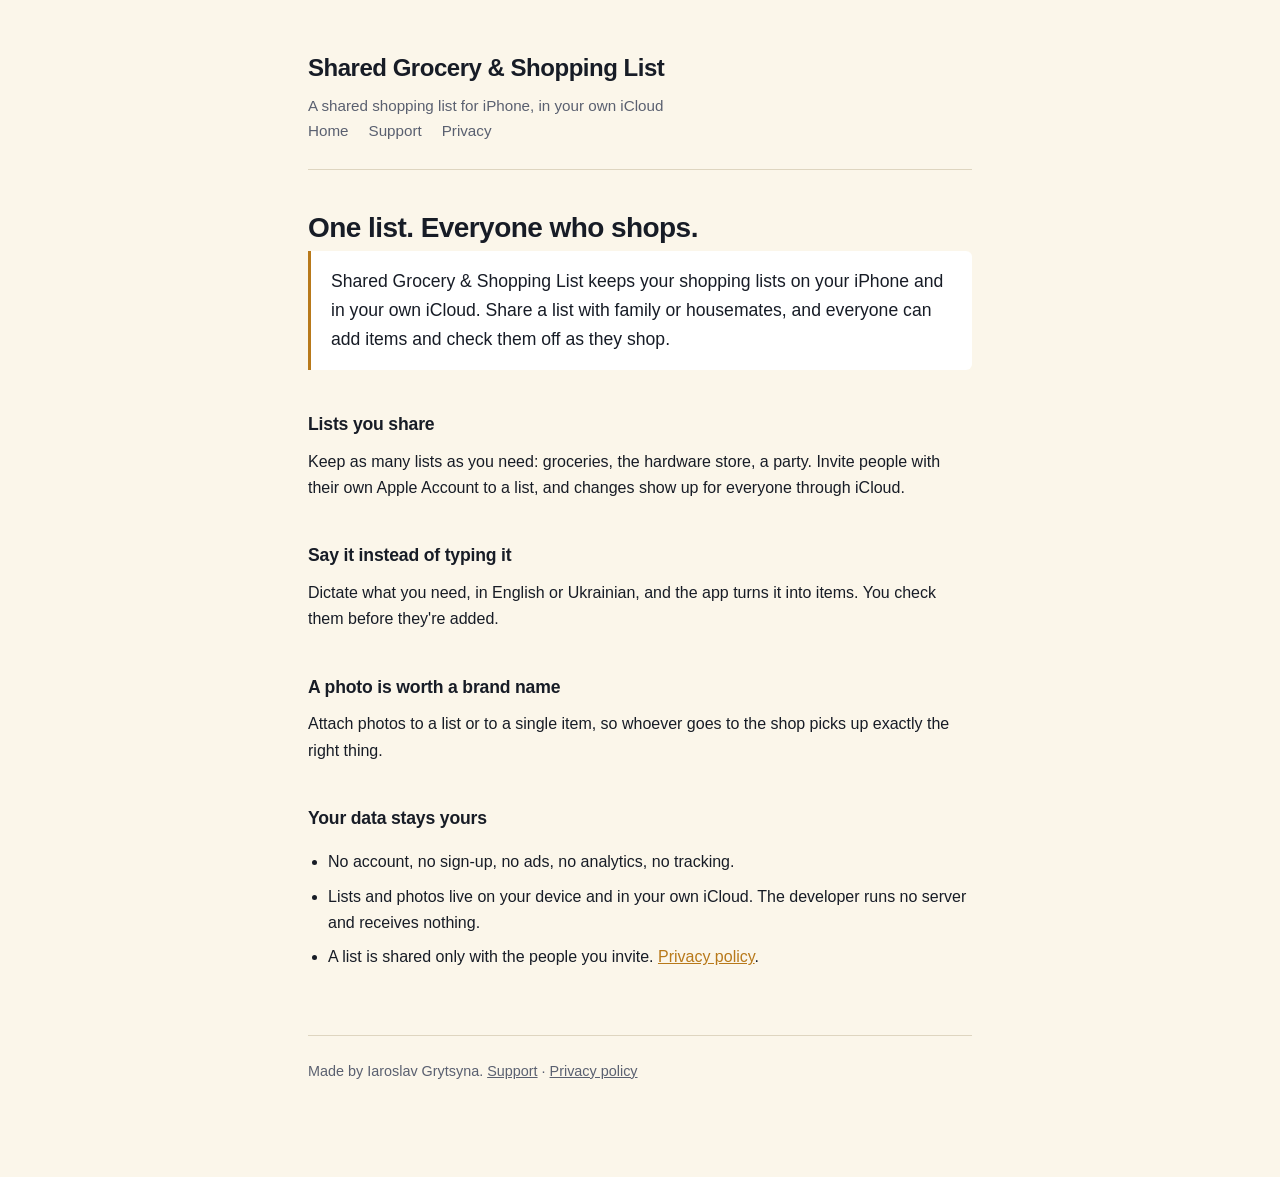
<file: index.html>
<!doctype html>
<html lang="en">
<head>
<meta charset="utf-8">
<meta name="viewport" content="width=device-width, initial-scale=1">
<title>Shared Grocery &amp; Shopping List — a shared shopping list for iPhone</title>
<meta name="description" content="Shared Grocery &amp; Shopping List is a shared shopping list for iPhone: several lists, shared with family through iCloud, photos on lists and items, and adding items by voice.">
<link rel="stylesheet" href="style.css">
</head>
<body>
<div class="wrap">

<header>
  <p class="name"><a href="index.html">Shared Grocery &amp; Shopping List</a></p>
  <p class="tag">A shared shopping list for iPhone, in your own iCloud</p>
  <nav><a href="index.html">Home</a><a href="support.html">Support</a><a href="privacy.html">Privacy</a></nav>
</header>

<h1>One list. Everyone who shops.</h1>

<div class="lede">
  <p>Shared Grocery &amp; Shopping List keeps your shopping lists on your iPhone and in your own
  iCloud. Share a list with family or housemates, and everyone can add items
  and check them off as they shop.</p>
</div>

<h2>Lists you share</h2>
<p>Keep as many lists as you need: groceries, the hardware store, a party.
Invite people with their own Apple Account to a list, and changes show up
for everyone through iCloud.</p>

<h2>Say it instead of typing it</h2>
<p>Dictate what you need, in English or Ukrainian, and the app turns it into
items. You check them before they're added.</p>

<h2>A photo is worth a brand name</h2>
<p>Attach photos to a list or to a single item, so whoever goes to the shop
picks up exactly the right thing.</p>

<h2>Your data stays yours</h2>
<ul>
  <li>No account, no sign-up, no ads, no analytics, no tracking.</li>
  <li>Lists and photos live on your device and in your own iCloud. The
  developer runs no server and receives nothing.</li>
  <li>A list is shared only with the people you invite. <a href="privacy.html">Privacy policy</a>.</li>
</ul>

<footer>
  <p>Made by Iaroslav Grytsyna. <a href="support.html">Support</a> ·
  <a href="privacy.html">Privacy policy</a></p>
</footer>

</div>
</body>
</html>
</file>
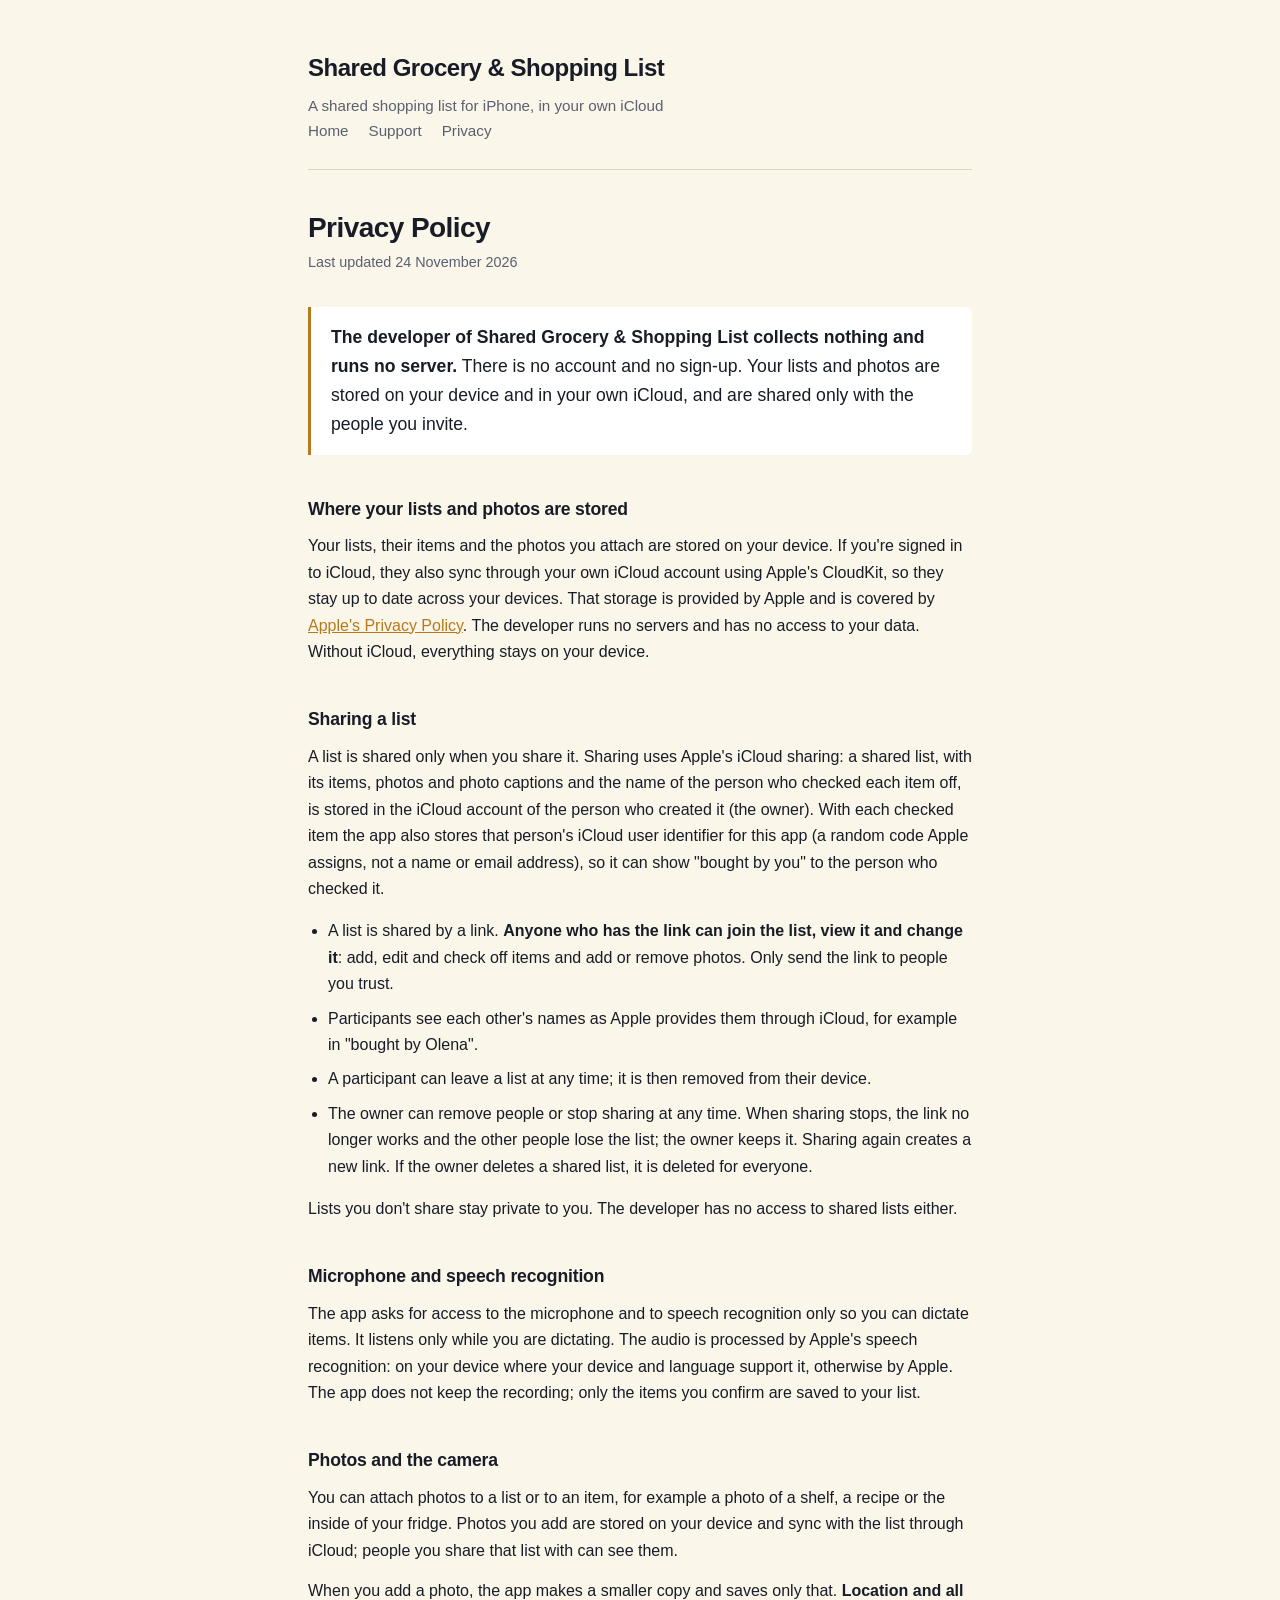
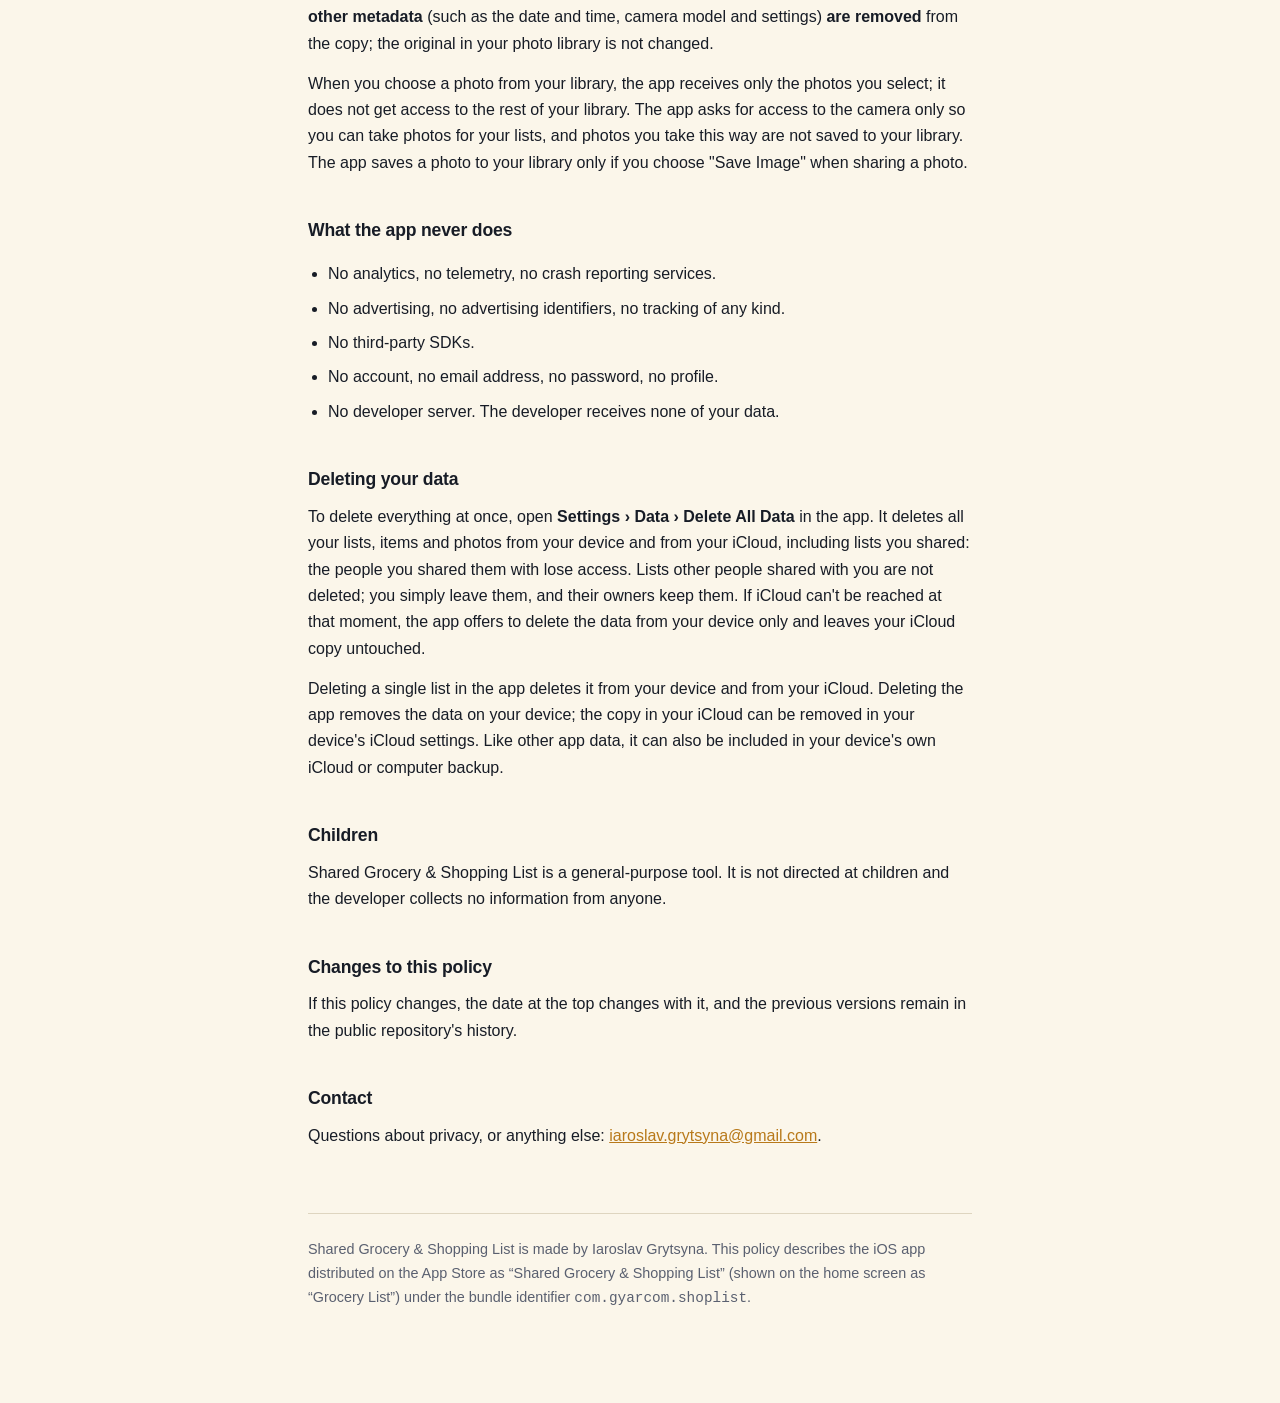
<file: privacy.html>
<!doctype html>
<html lang="en">
<head>
<meta charset="utf-8">
<meta name="viewport" content="width=device-width, initial-scale=1">
<title>Privacy Policy — Shared Grocery &amp; Shopping List</title>
<meta name="description" content="Shared Grocery &amp; Shopping List collects nothing and runs no server. Your lists and photos are stored on your device and in your own iCloud, and shared only with people you invite.">
<link rel="stylesheet" href="style.css">
</head>
<body>
<div class="wrap">

<header>
  <p class="name"><a href="index.html">Shared Grocery &amp; Shopping List</a></p>
  <p class="tag">A shared shopping list for iPhone, in your own iCloud</p>
  <nav><a href="index.html">Home</a><a href="support.html">Support</a><a href="privacy.html">Privacy</a></nav>
</header>

<h1>Privacy Policy</h1>
<p class="updated">Last updated 24 November 2026</p>

<div class="lede">
  <p><strong>The developer of Shared Grocery &amp; Shopping List collects nothing and runs no
  server.</strong> There is no account and no sign-up. Your lists and photos
  are stored on your device and in your own iCloud, and are shared only with
  the people you invite.</p>
</div>

<h2>Where your lists and photos are stored</h2>
<p>Your lists, their items and the photos you attach are stored on your
device. If you're signed in to iCloud, they also sync through your own iCloud
account using Apple's CloudKit, so they stay up to date across your devices.
That storage is provided by Apple and is covered by
<a href="https://www.apple.com/legal/privacy/">Apple's Privacy Policy</a>.
The developer runs no servers and has no access to your data. Without
iCloud, everything stays on your device.</p>

<h2>Sharing a list</h2>
<p>A list is shared only when you share it. Sharing uses Apple's iCloud
sharing: a shared list, with its items, photos and photo captions and the
name of the person who checked each item off, is stored in the iCloud
account of the person who created it (the owner). With each checked item the
app also stores that person's iCloud user identifier for this app (a random
code Apple assigns, not a name or email address), so it can show "bought by
you" to the person who checked it.</p>
<ul>
  <li>A list is shared by a link. <strong>Anyone who has the link can join the
  list, view it and change it</strong>: add, edit and check off items and add
  or remove photos. Only send the link to people you trust.</li>
  <li>Participants see each other's names as Apple provides them through
  iCloud, for example in "bought by Olena".</li>
  <li>A participant can leave a list at any time; it is then removed from
  their device.</li>
  <li>The owner can remove people or stop sharing at any time. When sharing
  stops, the link no longer works and the other people lose the list; the
  owner keeps it. Sharing again creates a new link. If the owner deletes a
  shared list, it is deleted for everyone.</li>
</ul>
<p>Lists you don't share stay private to you. The developer has no access
to shared lists either.</p>

<h2>Microphone and speech recognition</h2>
<p>The app asks for access to the microphone and to speech recognition only
so you can dictate items. It listens only while you are dictating. The audio
is processed by Apple's speech recognition: on your device where your device
and language support it, otherwise by Apple. The app does not keep the
recording; only the items you confirm are saved to your list.</p>

<h2>Photos and the camera</h2>
<p>You can attach photos to a list or to an item, for example a photo of a
shelf, a recipe or the inside of your fridge. Photos you add are stored on
your device and sync with the list through iCloud; people you share that list
with can see them.</p>
<p>When you add a photo, the app makes a smaller copy and saves only that.
<strong>Location and all other metadata</strong> (such as the date and time,
camera model and settings) <strong>are removed</strong> from the copy; the
original in your photo library is not changed.</p>
<p>When you choose a photo from your library, the app receives only the
photos you select; it does not get access to the rest of your library. The
app asks for access to the camera only so you can take photos for your
lists, and photos you take this way are not saved to your library. The app
saves a photo to your library only if you choose "Save Image" when sharing a
photo.</p>

<h2>What the app never does</h2>
<ul>
  <li>No analytics, no telemetry, no crash reporting services.</li>
  <li>No advertising, no advertising identifiers, no tracking of any kind.</li>
  <li>No third-party SDKs.</li>
  <li>No account, no email address, no password, no profile.</li>
  <li>No developer server. The developer receives none of your data.</li>
</ul>

<h2>Deleting your data</h2>
<p>To delete everything at once, open <strong>Settings › Data › Delete All
Data</strong> in the app. It deletes all your lists, items and photos from
your device and from your iCloud, including lists you shared: the people you
shared them with lose access. Lists other people shared with you are not
deleted; you simply leave them, and their owners keep them. If iCloud can't
be reached at that moment, the app offers to delete the data from your device
only and leaves your iCloud copy untouched.</p>
<p>Deleting a single list in the app deletes it from your device and from your
iCloud. Deleting the app removes the data on your device; the copy in your
iCloud can be removed in your device's iCloud settings. Like other app data,
it can also be included in your device's own iCloud or computer backup.</p>

<h2>Children</h2>
<p>Shared Grocery &amp; Shopping List is a general-purpose tool. It is not directed at children
and the developer collects no information from anyone.</p>

<h2>Changes to this policy</h2>
<p>If this policy changes, the date at the top changes with it, and the
previous versions remain in the public repository's history.</p>

<h2>Contact</h2>
<p>Questions about privacy, or anything else:
<a href="mailto:iaroslav.grytsyna@gmail.com">iaroslav.grytsyna@gmail.com</a>.</p>

<footer>
  <p>Shared Grocery &amp; Shopping List is made by Iaroslav Grytsyna. This policy describes the iOS
  app distributed on the App Store as “Shared Grocery &amp; Shopping List” (shown on the home screen as “Grocery List”) under
  the bundle identifier <code>com.gyarcom.shoplist</code>.</p>
</footer>

</div>
</body>
</html>
</file>
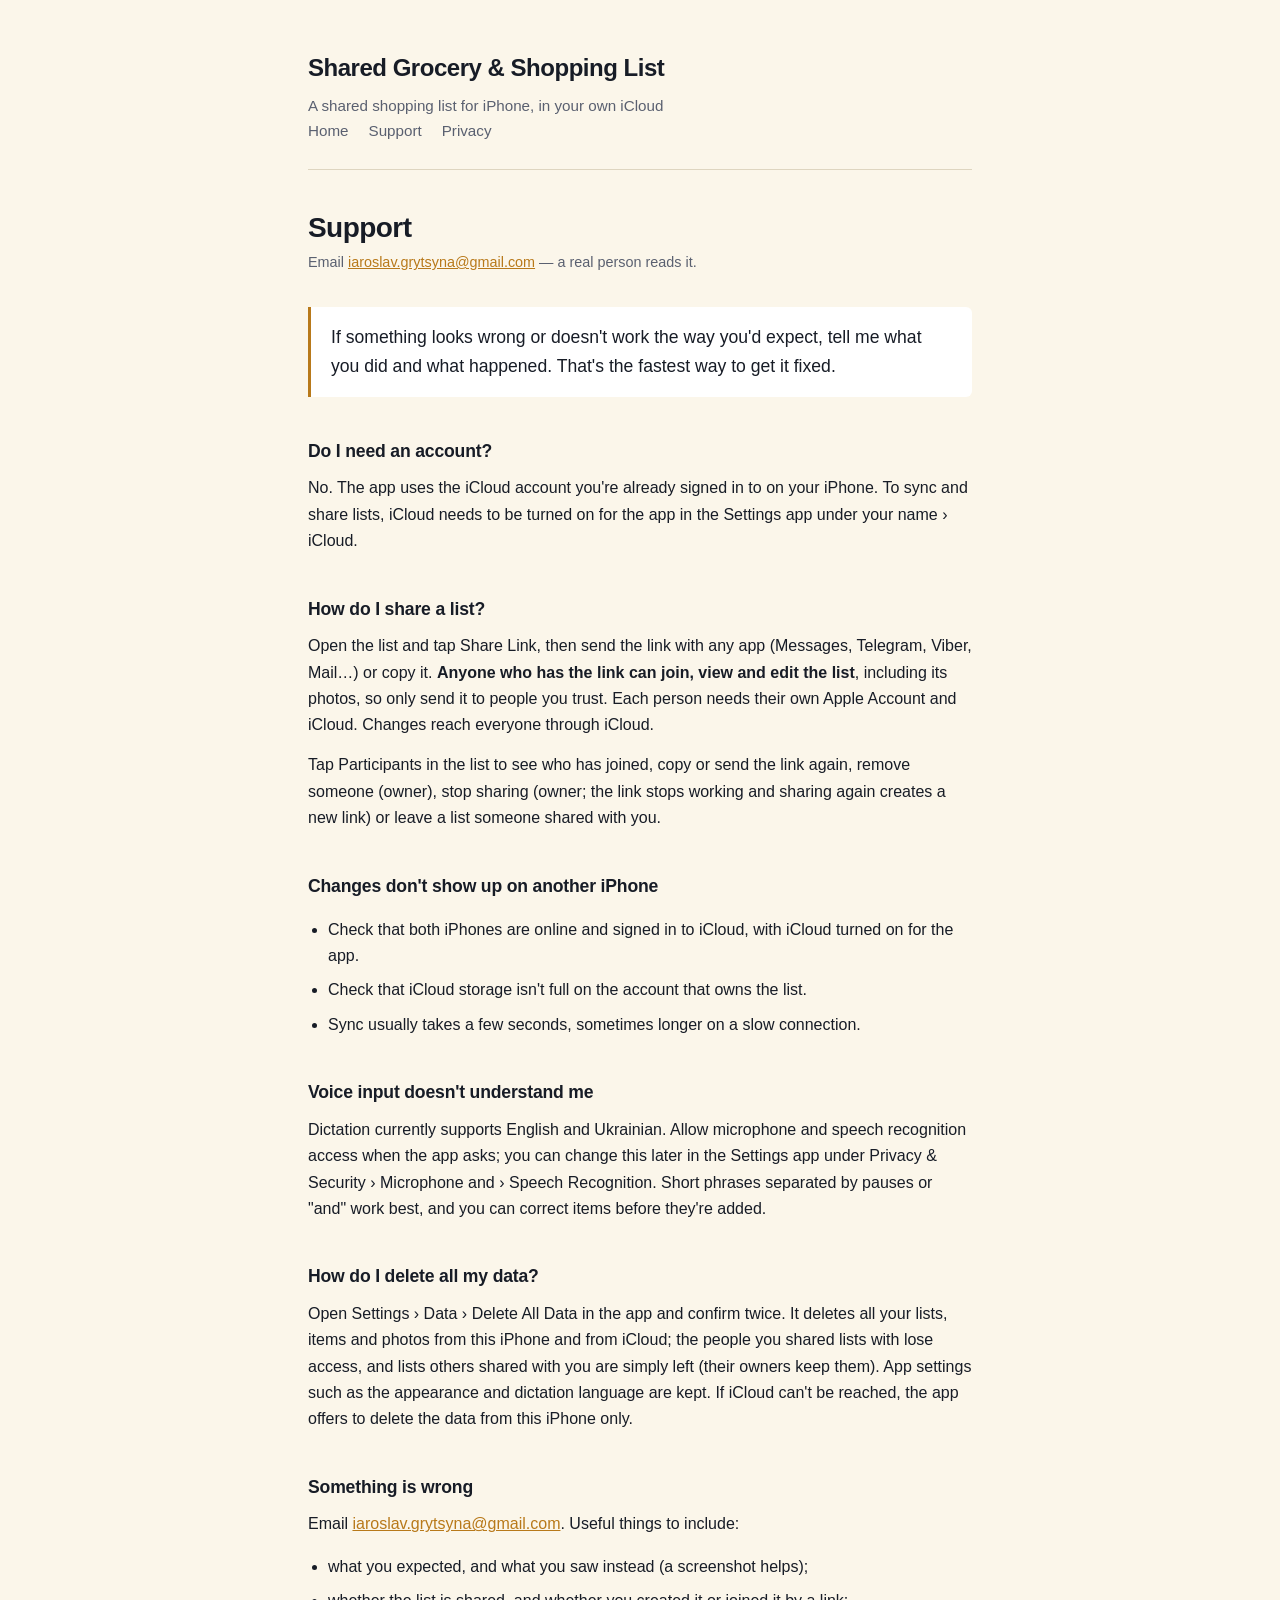
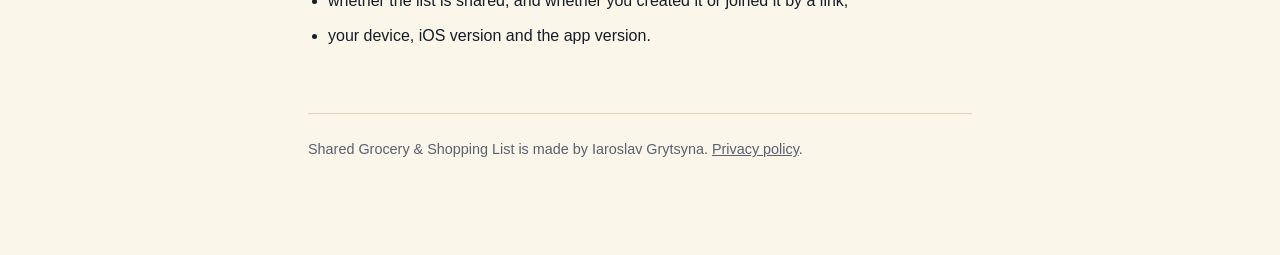
<file: support.html>
<!doctype html>
<html lang="en">
<head>
<meta charset="utf-8">
<meta name="viewport" content="width=device-width, initial-scale=1">
<title>Support — Shared Grocery &amp; Shopping List</title>
<meta name="description" content="Help with Shared Grocery &amp; Shopping List: sharing lists through iCloud, adding items by voice, photos and sync.">
<link rel="stylesheet" href="style.css">
</head>
<body>
<div class="wrap">

<header>
  <p class="name"><a href="index.html">Shared Grocery &amp; Shopping List</a></p>
  <p class="tag">A shared shopping list for iPhone, in your own iCloud</p>
  <nav><a href="index.html">Home</a><a href="support.html">Support</a><a href="privacy.html">Privacy</a></nav>
</header>

<h1>Support</h1>
<p class="updated">Email <a href="mailto:iaroslav.grytsyna@gmail.com">iaroslav.grytsyna@gmail.com</a> — a real person reads it.</p>

<div class="lede">
  <p>If something looks wrong or doesn't work the way you'd expect, tell me
  what you did and what happened. That's the fastest way to get it fixed.</p>
</div>

<h2>Do I need an account?</h2>
<p>No. The app uses the iCloud account you're already signed in to on your
iPhone. To sync and share lists, iCloud needs to be turned on for the app in
the Settings app under your name › iCloud.</p>

<h2>How do I share a list?</h2>
<p>Open the list and tap Share Link, then send the link with any app
(Messages, Telegram, Viber, Mail…) or copy it. <strong>Anyone who has the link
can join, view and edit the list</strong>, including its photos, so only send it
to people you trust. Each person needs their own Apple Account and iCloud.
Changes reach everyone through iCloud.</p>
<p>Tap Participants in the list to see who has joined, copy or send the link
again, remove someone (owner), stop sharing (owner; the link stops working
and sharing again creates a new link) or leave a list someone shared with
you.</p>

<h2>Changes don't show up on another iPhone</h2>
<ul>
  <li>Check that both iPhones are online and signed in to iCloud, with iCloud
  turned on for the app.</li>
  <li>Check that iCloud storage isn't full on the account that owns the list.</li>
  <li>Sync usually takes a few seconds, sometimes longer on a slow connection.</li>
</ul>

<h2>Voice input doesn't understand me</h2>
<p>Dictation currently supports English and Ukrainian. Allow microphone and
speech recognition access when the app asks; you can change this later in the
Settings app under Privacy &amp; Security › Microphone and › Speech
Recognition. Short phrases separated by pauses or "and" work best, and you can
correct items before they're added.</p>

<h2>How do I delete all my data?</h2>
<p>Open Settings › Data › Delete All Data in the app and confirm twice. It
deletes all your lists, items and photos from this iPhone and from iCloud; the
people you shared lists with lose access, and lists others shared with you are
simply left (their owners keep them). App settings such as the appearance and
dictation language are kept. If iCloud can't be reached, the app offers to
delete the data from this iPhone only.</p>

<h2>Something is wrong</h2>
<p>Email <a href="mailto:iaroslav.grytsyna@gmail.com">iaroslav.grytsyna@gmail.com</a>.
Useful things to include:</p>
<ul>
  <li>what you expected, and what you saw instead (a screenshot helps);</li>
  <li>whether the list is shared, and whether you created it or joined it by a link;</li>
  <li>your device, iOS version and the app version.</li>
</ul>

<footer>
  <p>Shared Grocery &amp; Shopping List is made by Iaroslav Grytsyna.
  <a href="privacy.html">Privacy policy</a>.</p>
</footer>

</div>
</body>
</html>
</file>
<file: style.css>
:root {
  --bg: #FBF6EA;
  --ink: #171C26;
  --muted: #5A6070;
  --rule: #DED5C0;
  --accent: #B8791A;
  --card: #FFFFFF;
}

@media (prefers-color-scheme: dark) {
  :root {
    --bg: #14171F;
    --ink: #EDE7DA;
    --muted: #9AA0AE;
    --rule: #2C313D;
    --accent: #E3A93C;
    --card: #1B1F29;
  }
}

* { box-sizing: border-box; }

body {
  margin: 0;
  background: var(--bg);
  color: var(--ink);
  font: 16px/1.65 -apple-system, BlinkMacSystemFont, "Segoe UI", Roboto, Helvetica, Arial, sans-serif;
  -webkit-text-size-adjust: 100%;
}

.wrap {
  max-width: 44rem;
  margin: 0 auto;
  padding: 3rem 1.25rem 5rem;
}

header {
  border-bottom: 1px solid var(--rule);
  padding-bottom: 1.5rem;
  margin-bottom: 2.5rem;
}

.name {
  font-size: 1.5rem;
  font-weight: 700;
  letter-spacing: -0.02em;
  margin: 0;
}

.name a { color: inherit; text-decoration: none; }

.tag {
  color: var(--muted);
  margin: 0.35rem 0 0;
  font-size: 0.95rem;
}

h1 {
  font-size: 1.75rem;
  letter-spacing: -0.02em;
  margin: 0 0 0.4rem;
  line-height: 1.25;
}

h2 {
  font-size: 1.1rem;
  margin: 2.5rem 0 0.6rem;
  letter-spacing: -0.01em;
}

.updated {
  color: var(--muted);
  font-size: 0.9rem;
  margin: 0 0 2rem;
}

p, li { margin: 0 0 0.85rem; }
ul { padding-left: 1.25rem; }
li { margin-bottom: 0.5rem; }

a { color: var(--accent); }

strong { font-weight: 650; }

.lede {
  font-size: 1.1rem;
  background: var(--card);
  border-left: 3px solid var(--accent);
  padding: 1rem 1.25rem;
  border-radius: 0 6px 6px 0;
  margin: 0 0 2rem;
}

.lede p:last-child { margin-bottom: 0; }

footer {
  margin-top: 4rem;
  padding-top: 1.5rem;
  border-top: 1px solid var(--rule);
  color: var(--muted);
  font-size: 0.9rem;
}

footer a { color: var(--muted); }

nav a {
  color: var(--muted);
  text-decoration: none;
  margin-right: 1.25rem;
  font-size: 0.95rem;
}

nav a:hover { color: var(--accent); }
</file>
